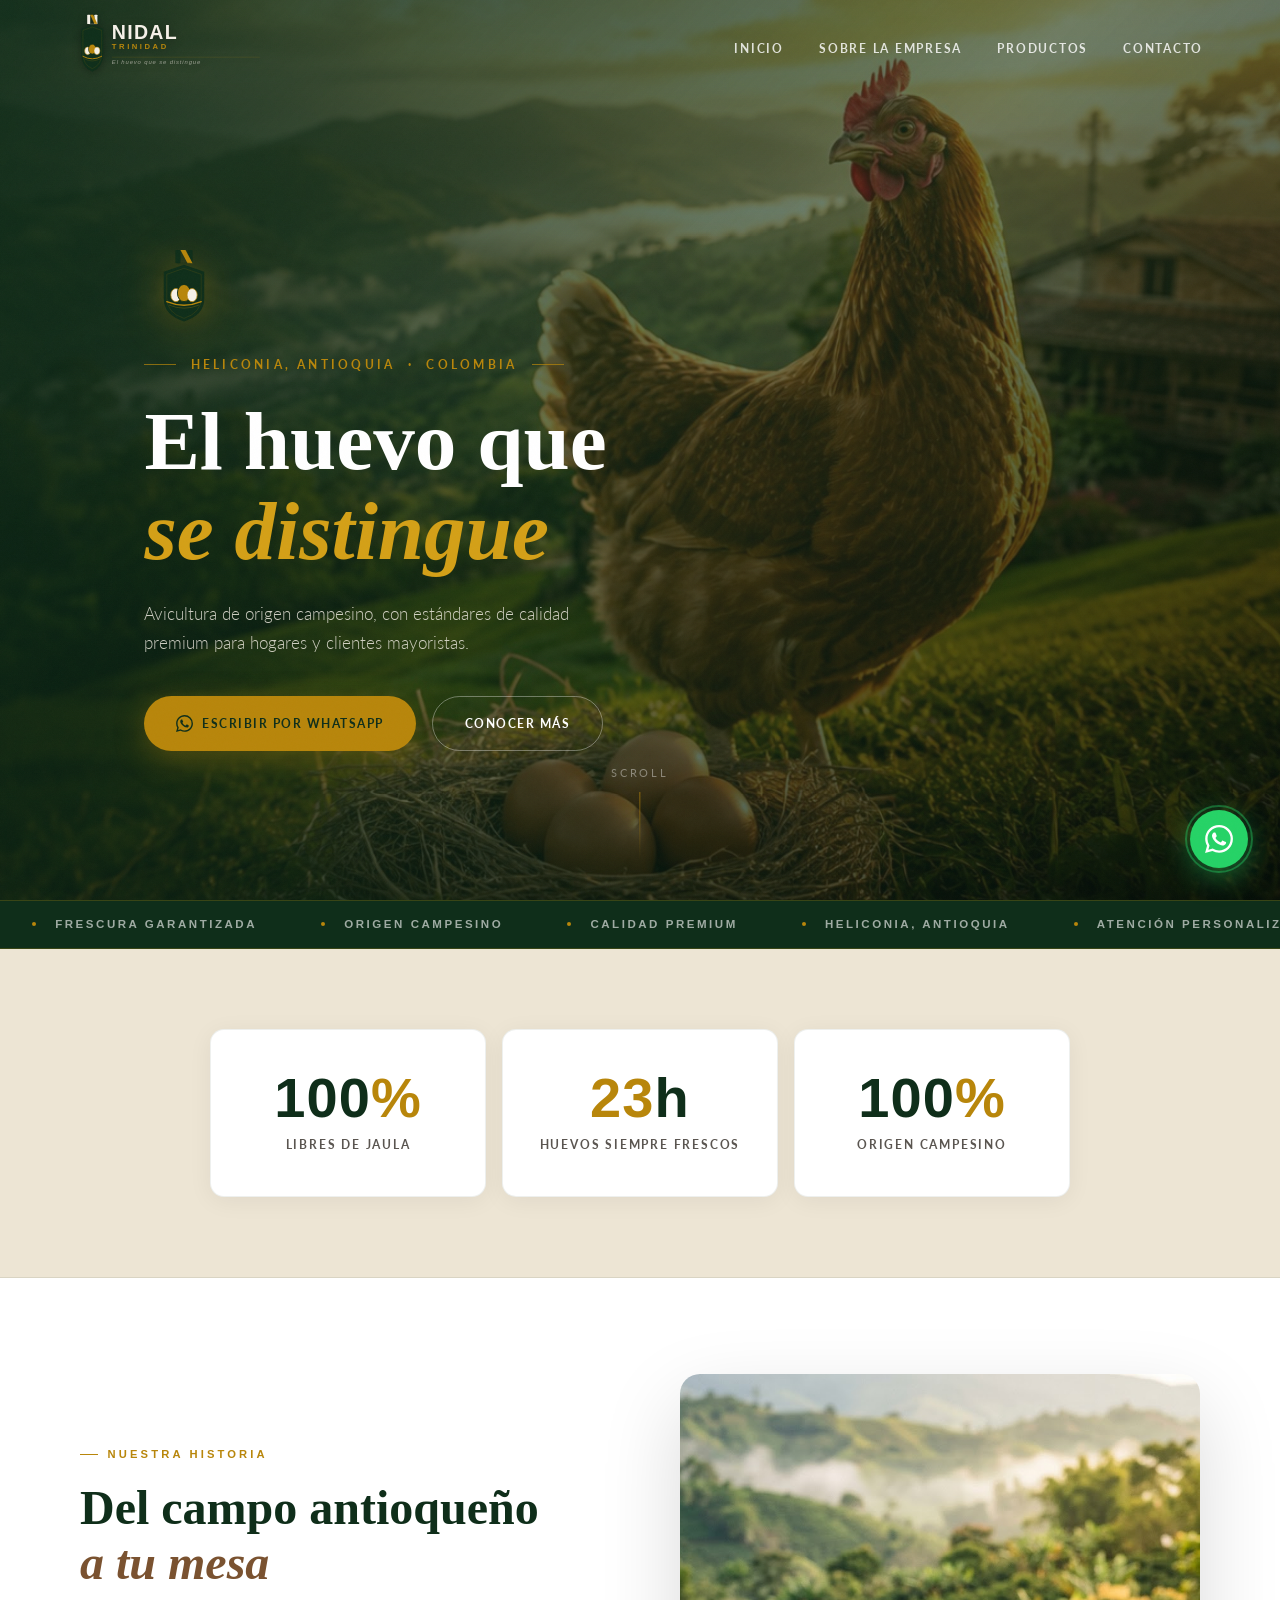
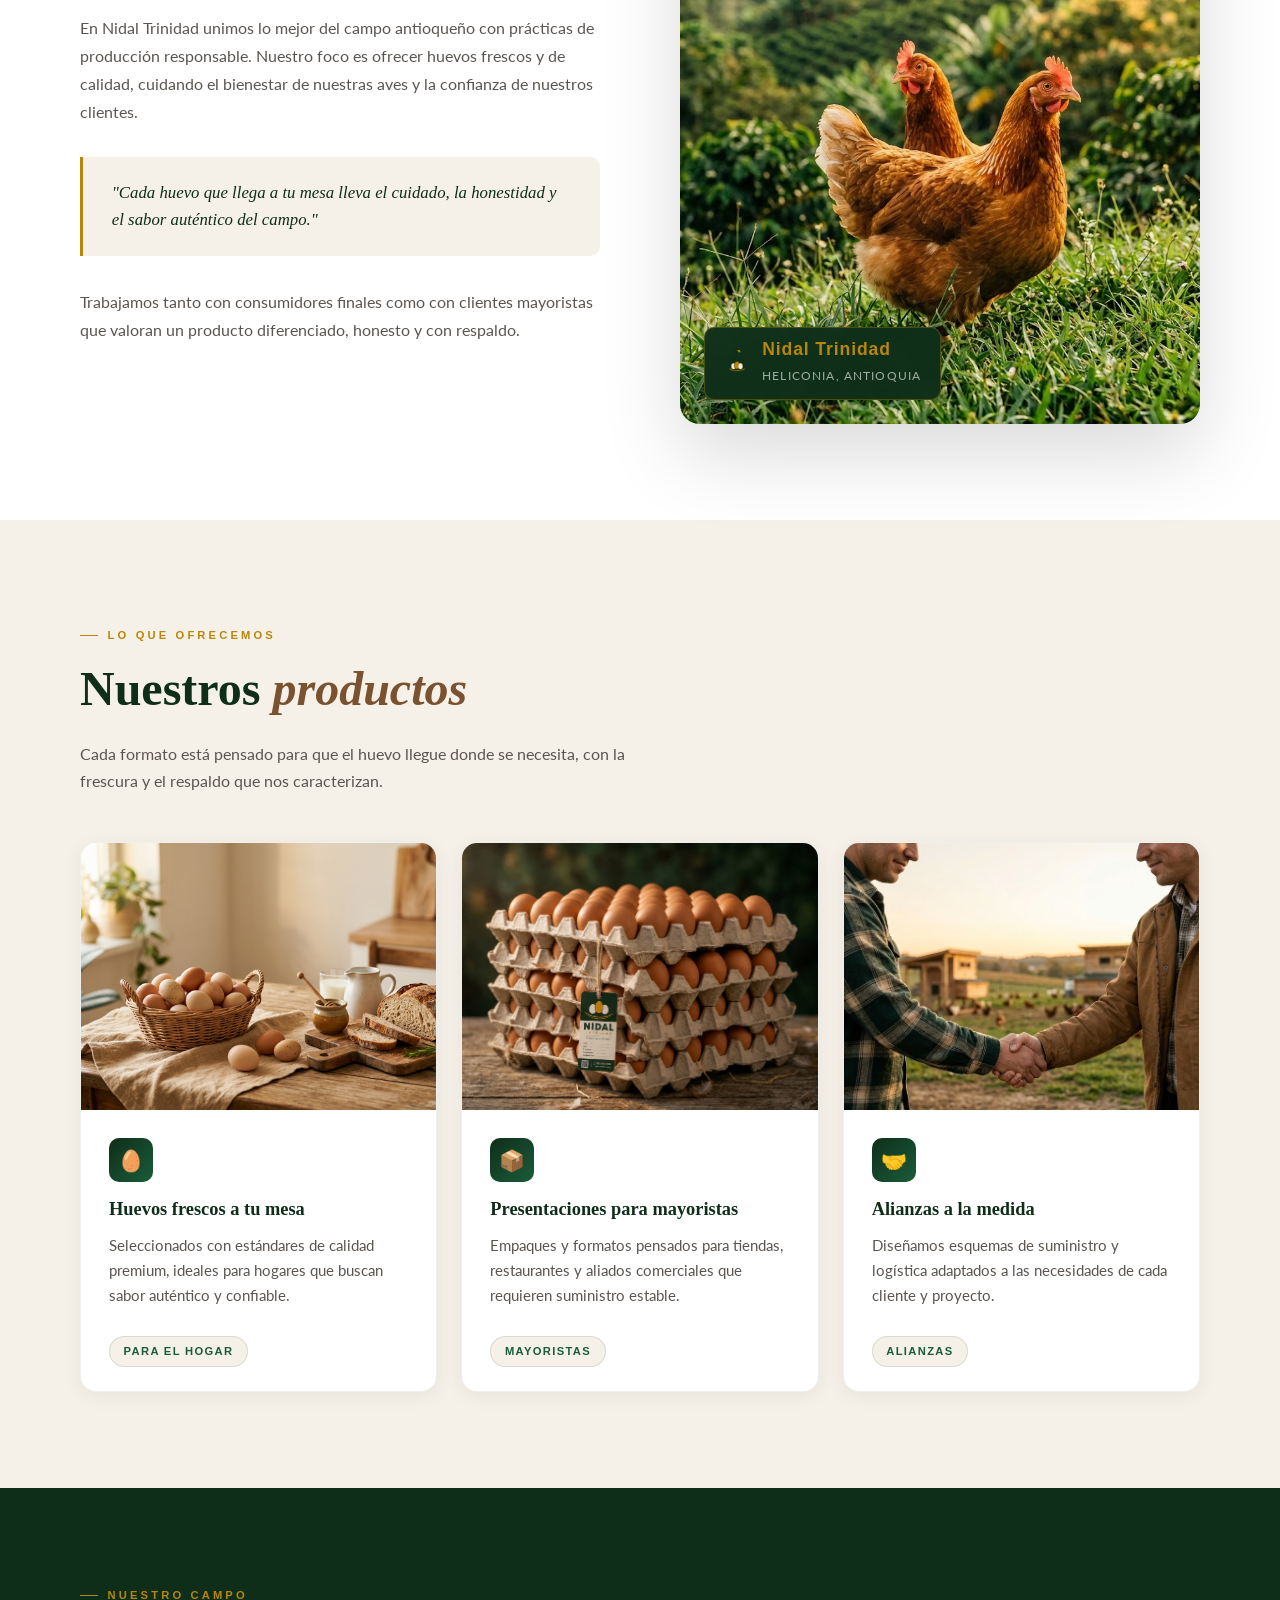
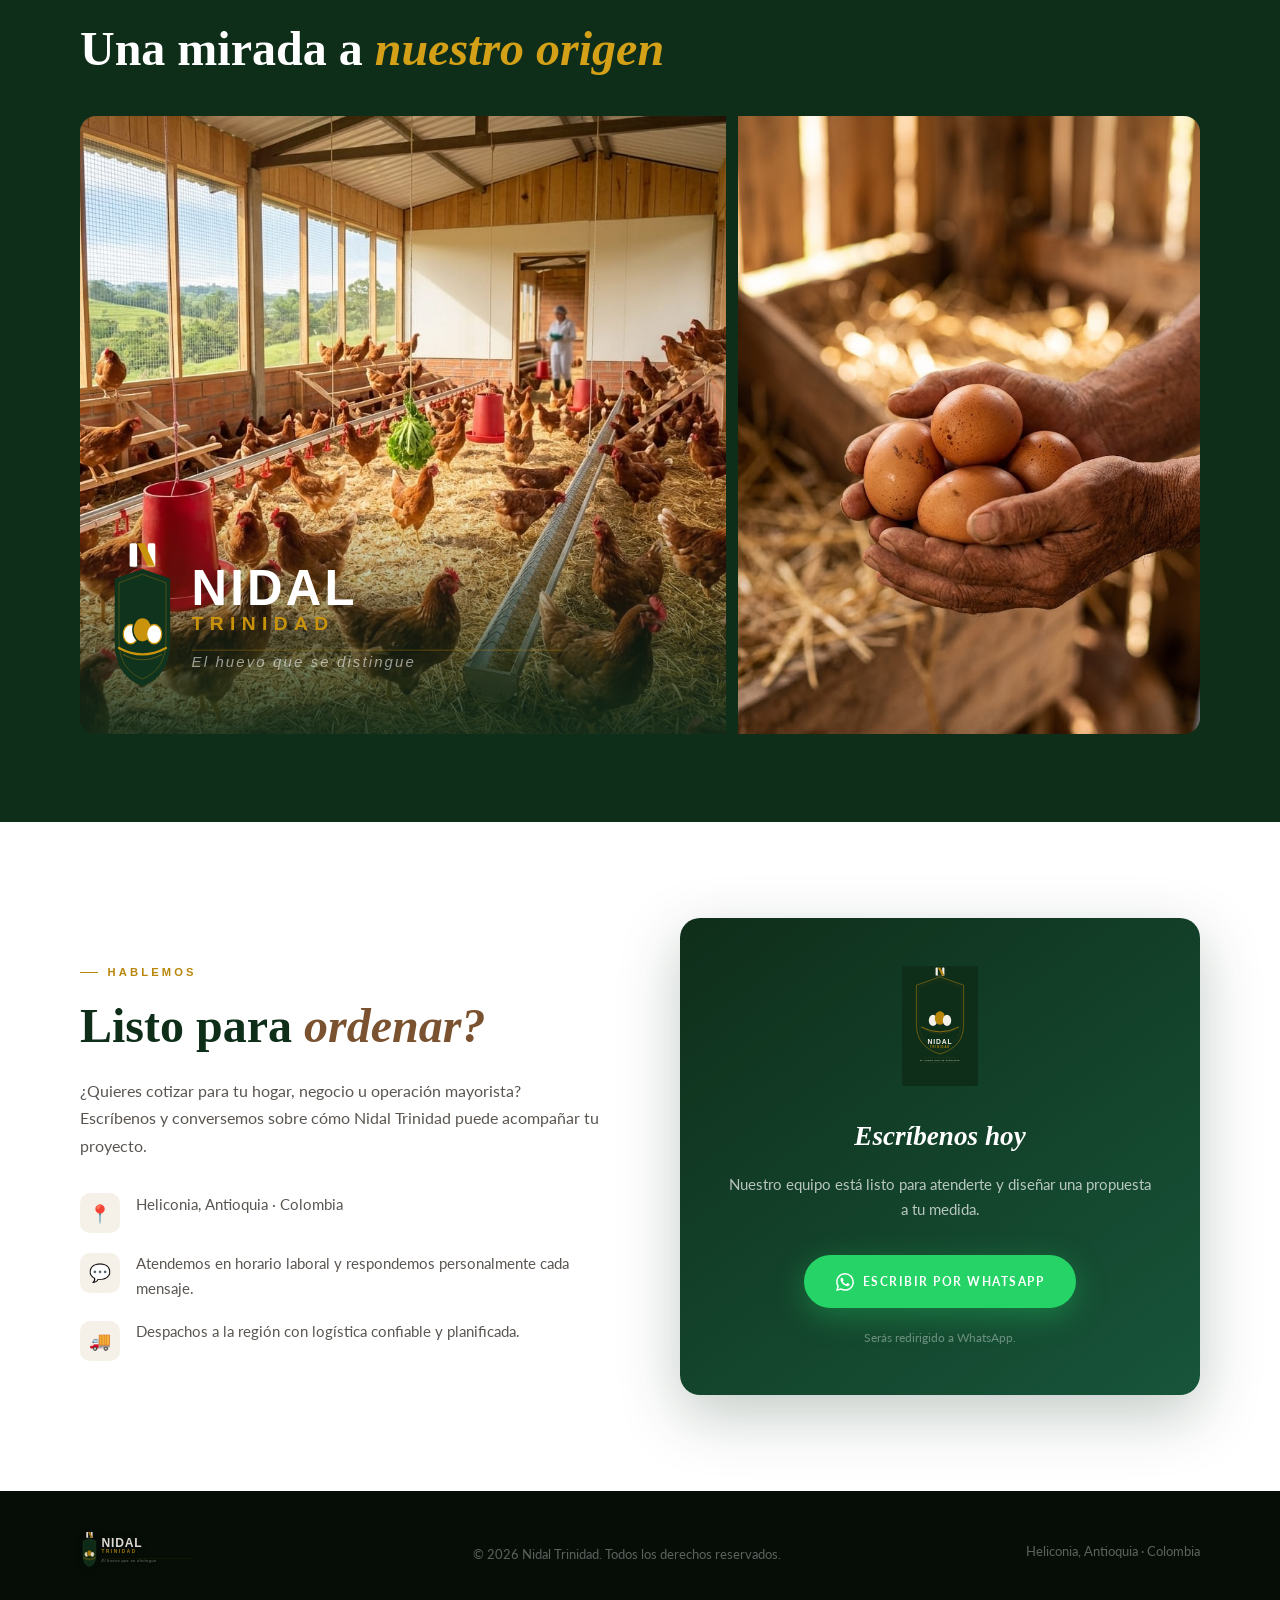
<file: index.html>
<!DOCTYPE html>
<html lang="es">
<head>
  <meta charset="UTF-8">
  <meta name="viewport" content="width=device-width, initial-scale=1.0">
  <title>Nidal Trinidad — El huevo que se distingue</title>
  <link rel="icon" href="images/favicon.svg" type="image/svg+xml">
  <link rel="preconnect" href="https://fonts.googleapis.com">
  <link rel="preconnect" href="https://fonts.gstatic.com" crossorigin>
  <link href="https://fonts.googleapis.com/css2?family=BarlowCondensed:ital,wght@0,400;0,600;0,900;1,400&family=PlayfairDisplay:ital,wght@0,400;0,600;0,700;1,400;1,600&family=Lato:ital,wght@0,300;0,400;0,700;1,300&display=swap" rel="stylesheet">
  <link rel="stylesheet" href="styles.css">
</head>
<body>

<!-- MOBILE MENU -->
<div class="mobile-menu" id="mobileMenu">
  <img src="images/logo-nav.svg" alt="Nidal Trinidad" class="mobile-logo">
  <a href="#inicio" onclick="closeMobile()">Inicio</a>
  <a href="#sobre" onclick="closeMobile()">Nosotros</a>
  <a href="#productos" onclick="closeMobile()">Productos</a>
  <a href="#contacto" onclick="closeMobile()">Contacto</a>
</div>

<!-- NAVBAR -->
<nav class="nav" id="navbar">
  <a href="#inicio" class="logo-link">
    <img src="images/logo-nav.svg" alt="Nidal Trinidad" class="logo-img">
  </a>
  <ul class="nav-links">
    <li><a href="#inicio">Inicio</a></li>
    <li><a href="#sobre">Sobre la empresa</a></li>
    <li><a href="#productos">Productos</a></li>
    <li><a href="#contacto">Contacto</a></li>
  </ul>
  <button class="hamburger" id="hamburger" onclick="toggleMobile()">
    <span></span><span></span><span></span><span></span><span></span><span></span>
  </button>
</nav>

<!-- HERO -->
<section id="inicio" class="hero">
  <div class="hero-bg" id="heroBg"></div>
  <div class="hero-overlay"></div>
  <div class="hero-content">
    <div class="hero-shield">
      <img src="images/logo-icono.svg" alt="Escudo Nidal Trinidad" class="hero-shield-img">
    </div>
    <div class="hero-eyebrow">
      <span class="eyebrow-line"></span>
      Heliconia, Antioquia &nbsp;·&nbsp; Colombia
      <span class="eyebrow-line"></span>
    </div>
    <h1>El huevo que<br><em>se distingue</em></h1>
    <p>Avicultura de origen campesino, con estándares de calidad premium para hogares y clientes mayoristas.</p>
    <div class="hero-actions">
      <a class="btn-primary" href="https://api.whatsapp.com/send?phone=573052434974&text=Hola%2C%20quiero%20m%C3%A1s%20informaci%C3%B3n%20sobre%20los%20huevos%20de%20Nidal%20Trinidad." target="_blank" rel="noopener noreferrer">
        <svg width="17" height="17" viewBox="0 0 24 24" fill="currentColor" aria-hidden="true"><path d="M17.472 14.382c-.297-.149-1.758-.867-2.03-.967-.273-.099-.471-.148-.67.15-.197.297-.767.966-.94 1.164-.173.199-.347.223-.644.075-.297-.15-1.255-.463-2.39-1.475-.883-.788-1.48-1.761-1.653-2.059-.173-.297-.018-.458.13-.606.134-.133.298-.347.446-.52.149-.174.198-.298.298-.497.099-.198.05-.371-.025-.52-.075-.149-.669-1.612-.916-2.207-.242-.579-.487-.5-.669-.51-.173-.008-.371-.01-.57-.01-.198 0-.52.074-.792.372-.272.297-1.04 1.016-1.04 2.479 0 1.462 1.065 2.875 1.213 3.074.149.198 2.096 3.2 5.077 4.487.709.306 1.262.489 1.694.625.712.227 1.36.195 1.871.118.571-.085 1.758-.719 2.006-1.413.248-.694.248-1.289.173-1.413-.074-.124-.272-.198-.57-.347m-5.421 7.403h-.004a9.87 9.87 0 01-5.031-1.378l-.361-.214-3.741.982.998-3.648-.235-.374a9.86 9.86 0 01-1.51-5.26c.001-5.45 4.436-9.884 9.888-9.884 2.64 0 5.122 1.03 6.988 2.898a9.825 9.825 0 012.893 6.994c-.003 5.45-4.437 9.884-9.885 9.884m8.413-18.297A11.815 11.815 0 0012.05 0C5.495 0 .16 5.335.157 11.892c0 2.096.547 4.142 1.588 5.945L.057 24l6.305-1.654a11.882 11.882 0 005.683 1.448h.005c6.554 0 11.89-5.335 11.893-11.893a11.821 11.821 0 00-3.48-8.413z"/></svg>
        Escribir por WhatsApp
      </a>
      <a class="btn-outline" href="#sobre">Conocer más</a>
    </div>
  </div>
  <div class="scroll-cue">Scroll</div>
</section>

<!-- TICKER -->
<div class="ticker" aria-hidden="true">
  <div class="ticker-track">
    <span class="ticker-item"><span class="dot"></span>Frescura garantizada</span>
    <span class="ticker-item"><span class="dot"></span>Origen campesino</span>
    <span class="ticker-item"><span class="dot"></span>Calidad premium</span>
    <span class="ticker-item"><span class="dot"></span>Heliconia, Antioquia</span>
    <span class="ticker-item"><span class="dot"></span>Atención personalizada</span>
    <span class="ticker-item"><span class="dot"></span>Suministro mayorista</span>
    <span class="ticker-item"><span class="dot"></span>Frescura garantizada</span>
    <span class="ticker-item"><span class="dot"></span>Origen campesino</span>
    <span class="ticker-item"><span class="dot"></span>Calidad premium</span>
    <span class="ticker-item"><span class="dot"></span>Heliconia, Antioquia</span>
    <span class="ticker-item"><span class="dot"></span>Atención personalizada</span>
    <span class="ticker-item"><span class="dot"></span>Suministro mayorista</span>
  </div>
</div>

<!-- STATS -->
<div class="stats">
  <div class="stats-grid">
    <div class="stat-item reveal">
      <div class="stat-number">100<span>%</span></div>
      <div class="stat-label">Libres de jaula</div>
    </div>
    <div class="stat-item reveal reveal-d2">
      <div class="stat-number"><span class="num" data-target="24"></span>h</div>
      <div class="stat-label">Huevos siempre frescos</div>
    </div>
    <div class="stat-item reveal reveal-d3">
      <div class="stat-number">100<span>%</span></div>
      <div class="stat-label">Origen campesino</div>
    </div>
  </div>
</div>

<!-- SOBRE -->
<section id="sobre" class="sobre">
  <div class="container sobre-grid">
    <div class="sobre-text reveal">
      <div class="section-label">Nuestra historia</div>
      <h2 class="section-title">Del campo antioqueño<br><em>a tu mesa</em></h2>
      <p>En Nidal Trinidad unimos lo mejor del campo antioqueño con prácticas de producción responsable. Nuestro foco es ofrecer huevos frescos y de calidad, cuidando el bienestar de nuestras aves y la confianza de nuestros clientes.</p>
      <blockquote class="sobre-quote">
        "Cada huevo que llega a tu mesa lleva el cuidado, la honestidad y el sabor auténtico del campo."
      </blockquote>
      <p>Trabajamos tanto con consumidores finales como con clientes mayoristas que valoran un producto diferenciado, honesto y con respaldo.</p>
    </div>

    <div class="sobre-img reveal reveal-d2">
      <img src="images/dosgallinas.jpg" alt="Granja Nidal Trinidad - Heliconia, Antioquia" loading="lazy" width="800" height="1000">
      <div class="sobre-badge">
        <img src="images/logo-icono.svg" alt="" aria-hidden="true" class="badge-icon" width="26" height="26">
        <div>
          <strong>Nidal Trinidad</strong>
          <span>Heliconia, Antioquia</span>
        </div>
      </div>
    </div>
  </div>
</section>

<!-- PRODUCTOS -->
<section id="productos" class="productos">
  <div class="container">
    <div class="section-label reveal">Lo que ofrecemos</div>
    <h2 class="section-title reveal reveal-d1">Nuestros <em>productos</em></h2>
    <p class="section-sub reveal reveal-d2">Cada formato está pensado para que el huevo llegue donde se necesita, con la frescura y el respaldo que nos caracterizan.</p>
    <div class="productos-grid">
      <article class="card reveal reveal-d1">
        <div class="card-img">
          <img src="images/Huevos-frescos-a-tu-mesa.jpg" alt="Huevos frescos para el hogar - Nidal Trinidad" loading="lazy" width="600" height="450">
        </div>
        <div class="card-body">
          <div class="card-icon">🥚</div>
          <h3>Huevos frescos a tu mesa</h3>
          <p>Seleccionados con estándares de calidad premium, ideales para hogares que buscan sabor auténtico y confiable.</p>
        </div>
        <div class="card-footer">
          <span class="card-tag">Para el hogar</span>
        </div>
      </article>
      <article class="card reveal reveal-d2">
        <div class="card-img">
          <img src="images/presentacion.jpg" alt="Huevos en presentación mayorista - Nidal Trinidad" loading="lazy" width="600" height="450">
        </div>
        <div class="card-body">
          <div class="card-icon">📦</div>
          <h3>Presentaciones para mayoristas</h3>
          <p>Empaques y formatos pensados para tiendas, restaurantes y aliados comerciales que requieren suministro estable.</p>
        </div>
        <div class="card-footer">
          <span class="card-tag">Mayoristas</span>
        </div>
      </article>
      <article class="card reveal reveal-d3">
        <div class="card-img">
          <img src="images/alianzas-a-la-medida.jpg" alt="Alianzas comerciales - Nidal Trinidad" loading="lazy" width="600" height="450">
        </div>
        <div class="card-body">
          <div class="card-icon">🤝</div>
          <h3>Alianzas a la medida</h3>
          <p>Diseñamos esquemas de suministro y logística adaptados a las necesidades de cada cliente y proyecto.</p>
        </div>
        <div class="card-footer">
          <span class="card-tag">Alianzas</span>
        </div>
      </article>
    </div>
  </div>
</section>

<!-- GALERÍA -->
<section class="galeria">
  <div class="container">
    <div class="section-label reveal">Nuestro campo</div>
    <h2 class="section-title reveal reveal-d1">Una mirada a <em>nuestro origen</em></h2>
    <div class="galeria-grid galeria-grid--duo">
      <div class="galeria-item reveal">
        <img src="images/granja.jpg" alt="Granja Nidal Trinidad - Heliconia, Antioquia" loading="lazy" width="800" height="600">
        <div class="galeria-caption">
          <img src="images/logo-nav.svg" alt="Nidal Trinidad" class="galeria-logo" width="140" height="36">
        </div>
      </div>
      <div class="galeria-item reveal reveal-d2">
        <img src="images/gallinas.jpg" alt="Aves Nidal Trinidad" loading="lazy" width="600" height="600">
      </div>
    </div>
  </div>
</section>

<!-- CONTACTO -->
<section id="contacto" class="contacto">
  <div class="container contacto-grid">
    <div class="contacto-text reveal">
      <div class="section-label">Hablemos</div>
      <h2 class="section-title">Listo para <em>ordenar?</em></h2>
      <p>¿Quieres cotizar para tu hogar, negocio u operación mayorista? Escríbenos y conversemos sobre cómo Nidal Trinidad puede acompañar tu proyecto.</p>
      <div class="contacto-info">
        <div class="info-item">
          <div class="info-icon">📍</div>
          <span>Heliconia, Antioquia · Colombia</span>
        </div>
        <div class="info-item">
          <div class="info-icon">💬</div>
          <span>Atendemos en horario laboral y respondemos personalmente cada mensaje.</span>
        </div>
        <div class="info-item">
          <div class="info-icon">🚚</div>
          <span>Despachos a la región con logística confiable y planificada.</span>
        </div>
      </div>
    </div>

    <div class="contacto-card reveal reveal-d2">
      <div class="contacto-card-inner">
        <img src="images/logo-negativo.svg" alt="Nidal Trinidad" class="contacto-logo" width="220" height="110">
        <h3>Escríbenos hoy</h3>
        <p>Nuestro equipo está listo para atenderte y diseñar una propuesta a tu medida.</p>
        <a class="btn-primary btn-wa" href="https://api.whatsapp.com/send?phone=573052434974&text=Hola%2C%20quiero%20m%C3%A1s%20informaci%C3%B3n%20sobre%20los%20huevos%20de%20Nidal%20Trinidad." target="_blank" rel="noopener noreferrer">
          <svg width="18" height="18" viewBox="0 0 24 24" fill="currentColor" aria-hidden="true"><path d="M17.472 14.382c-.297-.149-1.758-.867-2.03-.967-.273-.099-.471-.148-.67.15-.197.297-.767.966-.94 1.164-.173.199-.347.223-.644.075-.297-.15-1.255-.463-2.39-1.475-.883-.788-1.48-1.761-1.653-2.059-.173-.297-.018-.458.13-.606.134-.133.298-.347.446-.52.149-.174.198-.298.298-.497.099-.198.05-.371-.025-.52-.075-.149-.669-1.612-.916-2.207-.242-.579-.487-.5-.669-.51-.173-.008-.371-.01-.57-.01-.198 0-.52.074-.792.372-.272.297-1.04 1.016-1.04 2.479 0 1.462 1.065 2.875 1.213 3.074.149.198 2.096 3.2 5.077 4.487.709.306 1.262.489 1.694.625.712.227 1.36.195 1.871.118.571-.085 1.758-.719 2.006-1.413.248-.694.248-1.289.173-1.413-.074-.124-.272-.198-.57-.347m-5.421 7.403h-.004a9.87 9.87 0 01-5.031-1.378l-.361-.214-3.741.982.998-3.648-.235-.374a9.86 9.86 0 01-1.51-5.26c.001-5.45 4.436-9.884 9.888-9.884 2.64 0 5.122 1.03 6.988 2.898a9.825 9.825 0 012.893 6.994c-.003 5.45-4.437 9.884-9.885 9.884m8.413-18.297A11.815 11.815 0 0012.05 0C5.495 0 .16 5.335.157 11.892c0 2.096.547 4.142 1.588 5.945L.057 24l6.305-1.654a11.882 11.882 0 005.683 1.448h.005c6.554 0 11.89-5.335 11.893-11.893a11.821 11.821 0 00-3.48-8.413z"/></svg>
          Escribir por WhatsApp
        </a>
        <small>Serás redirigido a WhatsApp.</small>
      </div>
    </div>
  </div>
</section>

<!-- FOOTER -->
<footer class="footer">
  <div class="footer-inner">
    <div class="footer-brand">
      <img src="images/logo-nav.svg" alt="Nidal Trinidad" class="footer-logo-img" width="140" height="42">
    </div>
    <div class="footer-mid">
      <span class="footer-copy">© 2026 Nidal Trinidad. Todos los derechos reservados.</span>
    </div>
    <span class="footer-loc">Heliconia, Antioquia · Colombia</span>
  </div>
</footer>

<!-- FLOATING WHATSAPP -->
<a class="wa-float" href="https://api.whatsapp.com/send?phone=573052434974&text=Hola%2C%20quiero%20m%C3%A1s%20informaci%C3%B3n%20sobre%20los%20huevos%20de%20Nidal%20Trinidad." target="_blank" rel="noopener noreferrer" aria-label="Contactar por WhatsApp">
  <svg viewBox="0 0 24 24" fill="white" aria-hidden="true"><path d="M17.472 14.382c-.297-.149-1.758-.867-2.03-.967-.273-.099-.471-.148-.67.15-.197.297-.767.966-.94 1.164-.173.199-.347.223-.644.075-.297-.15-1.255-.463-2.39-1.475-.883-.788-1.48-1.761-1.653-2.059-.173-.297-.018-.458.13-.606.134-.133.298-.347.446-.52.149-.174.198-.298.298-.497.099-.198.05-.371-.025-.52-.075-.149-.669-1.612-.916-2.207-.242-.579-.487-.5-.669-.51-.173-.008-.371-.01-.57-.01-.198 0-.52.074-.792.372-.272.297-1.04 1.016-1.04 2.479 0 1.462 1.065 2.875 1.213 3.074.149.198 2.096 3.2 5.077 4.487.709.306 1.262.489 1.694.625.712.227 1.36.195 1.871.118.571-.085 1.758-.719 2.006-1.413.248-.694.248-1.289.173-1.413-.074-.124-.272-.198-.57-.347m-5.421 7.403h-.004a9.87 9.87 0 01-5.031-1.378l-.361-.214-3.741.982.998-3.648-.235-.374a9.86 9.86 0 01-1.51-5.26c.001-5.45 4.436-9.884 9.888-9.884 2.64 0 5.122 1.03 6.988 2.898a9.825 9.825 0 012.893 6.994c-.003 5.45-4.437 9.884-9.885 9.884m8.413-18.297A11.815 11.815 0 0012.05 0C5.495 0 .16 5.335.157 11.892c0 2.096.547 4.142 1.588 5.945L.057 24l6.305-1.654a11.882 11.882 0 005.683 1.448h.005c6.554 0 11.89-5.335 11.893-11.893a11.821 11.821 0 00-3.48-8.413z"/></svg>
</a>

<script>
  // NAVBAR SCROLL
  const navbar = document.getElementById('navbar');
  window.addEventListener('scroll', () => navbar.classList.toggle('scrolled', window.scrollY > 60), { passive: true });

  // PARALLAX HERO
  const heroBg = document.getElementById('heroBg');
window.addEventListener('scroll', () => {
    if (window.scrollY < window.innerHeight * 1.2) {
        if (window.innerWidth > 640)
            heroBg.style.transform = `scale(1.1) translateY(${window.scrollY * 0.22}px)`;
        else
            heroBg.style.transform = 'scale(1)';
    }
}, { passive: true });

  // MOBILE MENU
  const hamburger = document.getElementById('hamburger');
  const mobileMenu = document.getElementById('mobileMenu');
  function toggleMobile() {
    const open = mobileMenu.classList.toggle('open');
    hamburger.classList.toggle('active', open);
    document.body.style.overflow = open ? 'hidden' : '';
  }
  function closeMobile() {
    mobileMenu.classList.remove('open');
    hamburger.classList.remove('active');
    document.body.style.overflow = '';
  }

  // SCROLL REVEAL
  const io = new IntersectionObserver(entries => entries.forEach(e => {
    if (e.isIntersecting) e.target.classList.add('visible');
  }), { threshold: 0.1 });
  document.querySelectorAll('.reveal').forEach(el => io.observe(el));

  // COUNTER ANIMATION
  function countUp(el) {
    const target = +el.dataset.target;
    const dur = 1600;
    let t0 = null;
    const tick = ts => {
      if (!t0) t0 = ts;
      const p = Math.min((ts - t0) / dur, 1);
      const ease = 1 - Math.pow(1 - p, 3);
      el.textContent = Math.floor(ease * target).toLocaleString('es-CO');
      if (p < 1) requestAnimationFrame(tick);
    };
    requestAnimationFrame(tick);
  }
  const statObs = new IntersectionObserver(entries => entries.forEach(e => {
    if (e.isIntersecting) { countUp(e.target); statObs.unobserve(e.target); }
  }), { threshold: 0.5 });
  document.querySelectorAll('.num[data-target]').forEach(el => statObs.observe(el));
</script>
</body>
</html>
</file>
<file: styles.css>
/* =============================================
   NIDAL TRINIDAD — styles.css
   "Premium Campesino" — Identidad de marca
============================================= */

/* ——— VARIABLES ——— */
:root {
  --verde: #0f2e1a;
  --verde-med: #1a5c3a;
  --verde-claro: #2d7a50;
  --dorado: #b8860b;
  --dorado-claro: #d4a017;
  --crema: #f6f1e8;
  --crema-med: #ede5d4;
  --tierra: #7a5230;
  --texto: #1a1a1a;
  --texto-soft: #5a5550;
  --blanco: #ffffff;
  --radius: 14px;
  --ease: cubic-bezier(0.25, 0.46, 0.45, 0.94);
  --trans: all 0.4s var(--ease);
}

/* ——— RESET ——— */
*, *::before, *::after { margin: 0; padding: 0; box-sizing: border-box; }
html { scroll-behavior: smooth; }

body {
  font-family: 'Lato', sans-serif;
  background: var(--crema);
  color: var(--texto);
  line-height: 1.7;
  overflow-x: hidden;
}

/* Grain texture overlay */
body::before {
  content: '';
  position: fixed;
  inset: 0;
  pointer-events: none;
  z-index: 9999;
  opacity: 0.025;
  background-image: url("data:image/svg+xml,%3Csvg viewBox='0 0 512 512' xmlns='http://www.w3.org/2000/svg'%3E%3Cfilter id='n'%3E%3CfeTurbulence type='fractalNoise' baseFrequency='0.75' numOctaves='4' stitchTiles='stitch'/%3E%3C/filter%3E%3Crect width='100%25' height='100%25' filter='url(%23n)'/%3E%3C/svg%3E");
  background-size: 180px;
}

/* =============================================
   NAVBAR
============================================= */
.nav {
  position: fixed;
  top: 0; left: 0; right: 0;
  z-index: 1000;
  display: flex;
  align-items: center;
  justify-content: space-between;
  padding: 0.8rem 6%;
  transition: var(--trans);
}

.nav.scrolled {
  background: rgba(12, 35, 20, 0.97);
  backdrop-filter: blur(18px);
  box-shadow: 0 4px 40px rgba(0, 0, 0, 0.3);
}

/* Logo en navbar */
.logo-link {
  display: flex;
  align-items: center;
  text-decoration: none;
  flex-shrink: 0;
}

.logo-img {
  height: 68px;
  min-height: 68px;
  min-width: 80px;
  width: auto;
  display: block;
  filter: drop-shadow(0 1px 4px rgba(0,0,0,0.35));
}

.nav-links {
  list-style: none;
  display: flex;
  gap: 2.2rem;
}

.nav-links a {
  color: rgba(255, 255, 255, 0.82);
  text-decoration: none;
  font-size: 0.78rem;
  font-weight: 700;
  text-transform: uppercase;
  letter-spacing: 0.14em;
  transition: color 0.3s;
  position: relative;
}

.nav-links a::after {
  content: '';
  position: absolute;
  bottom: -4px; left: 0;
  width: 0; height: 1px;
  background: var(--dorado);
  transition: width 0.3s var(--ease);
}

.nav-links a:hover { color: var(--dorado); }
.nav-links a:hover::after { width: 100%; }

/* Hamburger */
.hamburger {
  display: none;
  flex-direction: column;
  gap: 5px;
  cursor: pointer;
  background: none;
  border: none;
  padding: 4px;
}

.hamburger span {
  display: block;
  width: 24px; height: 2px;
  background: var(--blanco);
  transition: var(--trans);
  border-radius: 2px;
}

.hamburger.active span:nth-child(1) { transform: translateY(7px) rotate(45deg); }
.hamburger.active span:nth-child(2) { opacity: 0; transform: scaleX(0); }
.hamburger.active span:nth-child(3) { transform: translateY(-7px) rotate(-45deg); }

/* Mobile menu */
.mobile-menu {
  display: none;
  position: fixed;
  inset: 0;
  background: var(--verde);
  z-index: 999;
  flex-direction: column;
  align-items: center;
  justify-content: center;
  gap: 2.5rem;
  opacity: 0;
  pointer-events: none;
  transition: opacity 0.4s;
}

.mobile-menu.open {
  opacity: 1;
  pointer-events: all;
}

.mobile-logo {
  height: 56px;
  min-height: 56px;
  min-width: 80px;
  width: auto;
  margin-bottom: 1rem;
}

.mobile-menu a {
  font-family: 'Playfair Display', serif;
  font-size: 2rem;
  color: var(--blanco);
  text-decoration: none;
  font-style: italic;
  transition: color 0.3s;
}

.mobile-menu a:hover { color: var(--dorado); }

/* =============================================
   HERO
============================================= */
.hero {
  position: relative;
  min-height: 100vh;
  display: flex;
  align-items: center;
  overflow: hidden;
}

.hero-bg {
  position: absolute;
  inset: 0;
  background-image: url('images/hero-bg.jpg');
  background-size: cover;
  background-position: center 30%;
  transform: scale(1.1);
  will-change: transform;
}

.hero-overlay {
  position: absolute;
  inset: 0;
  background: linear-gradient(
    135deg,
    rgba(15, 46, 26, 0.91) 0%,
    rgba(15, 46, 26, 0.60) 50%,
    rgba(5, 15, 9, 0.80) 100%
  );
}

.hero-content {
  position: relative;
  z-index: 2;
  max-width: 700px;
  padding: 0 6%;
  margin-top: 100px;
}

.hero-shield {
  margin-bottom: 1.2rem;
  opacity: 0;
  animation: fadeUp 0.7s 0.2s var(--ease) forwards;
}

.hero-shield-img {
  height: 80px;
  min-height: 80px;
  min-width: 80px;
  width: auto;
  filter: drop-shadow(0 4px 20px rgba(184,134,11,0.4));
}

.hero-eyebrow {
  display: flex;
  align-items: center;
  gap: 0.9rem;
  font-size: 0.72rem;
  font-weight: 700;
  text-transform: uppercase;
  letter-spacing: 0.28em;
  color: var(--dorado);
  margin-bottom: 1.4rem;
  opacity: 0;
  animation: fadeUp 0.8s 0.4s var(--ease) forwards;
}

.eyebrow-line {
  flex: 1;
  max-width: 32px;
  height: 1px;
  background: var(--dorado);
  opacity: 0.7;
}

.hero h1 {
  font-family: 'Playfair Display', serif;
  font-size: clamp(2.8rem, 6.5vw, 5.2rem);
  line-height: 1.08;
  color: var(--blanco);
  margin-bottom: 1.4rem;
  opacity: 0;
  animation: fadeUp 0.8s 0.55s var(--ease) forwards;
}

.hero h1 em {
  font-style: italic;
  color: var(--dorado-claro);
}

.hero p {
  font-size: 1.08rem;
  font-weight: 300;
  color: rgba(246, 241, 232, 0.82);
  max-width: 480px;
  margin-bottom: 2.4rem;
  opacity: 0;
  animation: fadeUp 0.8s 0.7s var(--ease) forwards;
}

.hero-actions {
  display: flex;
  gap: 1rem;
  flex-wrap: wrap;
  opacity: 0;
  animation: fadeUp 0.8s 0.88s var(--ease) forwards;
}

.scroll-cue {
  position: absolute;
  bottom: 2.5rem;
  left: 50%;
  transform: translateX(-50%);
  display: flex;
  flex-direction: column;
  align-items: center;
  gap: 0.6rem;
  font-size: 0.68rem;
  letter-spacing: 0.25em;
  text-transform: uppercase;
  color: rgba(255, 255, 255, 0.4);
  opacity: 0;
  animation: fadeIn 1s 1.6s forwards;
}

.scroll-cue::after {
  content: '';
  width: 1px;
  height: 68px;
  background: linear-gradient(to bottom, rgba(184,134,11,0.7), transparent);
  animation: scrollLine 2s ease-in-out infinite;
}

/* =============================================
   BUTTONS
============================================= */
.btn-primary {
  display: inline-flex;
  align-items: center;
  gap: 0.55rem;
  padding: 1rem 2rem;
  border-radius: 999px;
  background: var(--dorado);
  color: var(--verde);
  text-decoration: none;
  font-weight: 700;
  font-size: 0.78rem;
  text-transform: uppercase;
  letter-spacing: 0.12em;
  box-shadow: 0 8px 30px rgba(184,134,11,0.35);
  transition: var(--trans);
}

.btn-primary:hover {
  background: var(--dorado-claro);
  transform: translateY(-3px);
  box-shadow: 0 14px 40px rgba(184,134,11,0.45);
}

.btn-outline {
  display: inline-flex;
  align-items: center;
  gap: 0.55rem;
  padding: 1rem 2rem;
  border-radius: 999px;
  background: transparent;
  color: var(--blanco);
  text-decoration: none;
  font-weight: 700;
  font-size: 0.78rem;
  text-transform: uppercase;
  letter-spacing: 0.12em;
  border: 1.5px solid rgba(255,255,255,0.35);
  transition: var(--trans);
}

.btn-outline:hover {
  border-color: var(--dorado);
  color: var(--dorado);
  transform: translateY(-3px);
}

.btn-wa {
  background: #25D366;
  color: #fff;
  box-shadow: 0 8px 30px rgba(37,211,102,0.35);
}

.btn-wa:hover {
  background: #1ebe5a;
  color: #fff;
  box-shadow: 0 14px 40px rgba(37,211,102,0.45);
}

/* =============================================
   TICKER
============================================= */
.ticker {
  background: var(--verde);
  padding: 0.85rem 0;
  overflow: hidden;
  border-top: 1px solid rgba(184,134,11,0.25);
  border-bottom: 1px solid rgba(184,134,11,0.25);
}

.ticker-track {
  display: flex;
  white-space: nowrap;
  animation: ticker 30s linear infinite;
}

.ticker-item {
  display: inline-flex;
  align-items: center;
  gap: 1.2rem;
  padding: 0 2rem;
  font-size: 0.72rem;
  font-weight: 700;
  text-transform: uppercase;
  letter-spacing: 0.22em;
  color: rgba(255,255,255,0.6);
  font-family: 'Barlow Condensed', sans-serif;
}

.ticker-item .dot {
  width: 4px; height: 4px;
  border-radius: 50%;
  background: var(--dorado);
  flex-shrink: 0;
}

/* =============================================
   STATS
============================================= */
.stats {
  background: var(--crema-med);
  padding: 5rem 6%;
  border-bottom: 1px solid rgba(15,46,26,0.09);
}

.stats-grid {
  max-width: 860px;
  margin: 0 auto;
  display: grid;
  grid-template-columns: repeat(3, 1fr);
  gap: 1rem;
}

.stat-item {
  text-align: center;
  padding: 2.5rem 1.5rem;
  border-radius: var(--radius);
  background: var(--blanco);
  box-shadow: 0 4px 24px rgba(0,0,0,0.06);
  border: 1px solid rgba(15,46,26,0.07);
}

.stat-number {
  font-family: 'Barlow Condensed', sans-serif;
  font-size: 3.5rem;
  font-weight: 900;
  color: var(--verde);
  line-height: 1;
  margin-bottom: 0.6rem;
  letter-spacing: 0.02em;
}

.stat-number span { color: var(--dorado); }

.stat-label {
  font-size: 0.75rem;
  font-weight: 700;
  text-transform: uppercase;
  letter-spacing: 0.15em;
  color: var(--texto-soft);
}

/* =============================================
   SECTION SHARED
============================================= */
section { padding: 6rem 6%; }
.container { max-width: 1120px; margin: 0 auto; }

.section-label {
  display: inline-flex;
  align-items: center;
  gap: 0.6rem;
  font-size: 0.7rem;
  font-weight: 700;
  text-transform: uppercase;
  letter-spacing: 0.28em;
  color: var(--dorado);
  margin-bottom: 1rem;
  font-family: 'Barlow Condensed', sans-serif;
}

.section-label::before {
  content: '';
  width: 18px; height: 1px;
  background: var(--dorado);
}

.section-title {
  font-family: 'Playfair Display', serif;
  font-size: clamp(2rem, 4vw, 3rem);
  color: var(--verde);
  line-height: 1.15;
  margin-bottom: 1.5rem;
}

.section-title em {
  font-style: italic;
  color: var(--tierra);
}

.section-sub {
  color: var(--texto-soft);
  font-size: 1rem;
  max-width: 560px;
  margin-bottom: 3rem;
}

/* =============================================
   SOBRE
============================================= */
.sobre { background: var(--blanco); }

.sobre-grid {
  display: grid;
  grid-template-columns: 1fr 1fr;
  gap: 5rem;
  align-items: center;
}

.sobre-text p {
  color: var(--texto-soft);
  margin-bottom: 1.2rem;
  font-size: 1.02rem;
}

.sobre-quote {
  margin: 2rem 0;
  padding: 1.4rem 1.8rem;
  border-left: 3px solid var(--dorado);
  background: var(--crema);
  font-family: 'Playfair Display', serif;
  font-style: italic;
  font-size: 1.05rem;
  color: var(--verde);
  border-radius: 0 10px 10px 0;
  line-height: 1.6;
}

.sobre-logo-wrap {
  margin-top: 2.5rem;
  padding-top: 2rem;
  border-top: 1px solid rgba(15,46,26,0.1);
  display: none;
}

.sobre-logo {
  height: 70px;
  min-height: 70px;
  min-width: 160px;
  width: auto;
  opacity: 0.55;
  transition: opacity 0.3s;
}

.sobre-logo:hover { opacity: 0.85; }

.sobre-img {
  position: relative;
  border-radius: 20px;
  overflow: hidden;
  aspect-ratio: 4 / 5;
  box-shadow: 0 30px 80px rgba(0,0,0,0.15);
}

.sobre-img img {
  width: 100%; height: 100%;
  object-fit: cover;
  transition: transform 0.9s var(--ease);
  display: block;
}

.sobre-img:hover img { transform: scale(1.04); }

.sobre-badge {
  position: absolute;
  bottom: 1.5rem; left: 1.5rem;
  background: rgba(15, 46, 26, 0.96);
  backdrop-filter: blur(8px);
  color: var(--blanco);
  padding: 0.7rem 1.2rem;
  border-radius: 10px;
  border: 1px solid rgba(184,134,11,0.35);
  display: flex;
  align-items: center;
  gap: 0.75rem;
  max-width: calc(100% - 3rem);
}

/* ✅ CORRECCIÓN PRINCIPAL: tamaño fijo para que el SVG no se expanda */
.badge-icon {
  height: 26px;
  width: 26px;
  min-height: 26px;
  min-width: 26px;
  max-width: 26px;
  max-height: 26px;
  flex-shrink: 0;
  object-fit: contain;
  display: block;
}

.sobre-badge strong {
  display: block;
  font-family: 'Barlow Condensed', sans-serif;
  font-size: 1.1rem;
  color: var(--dorado);
  font-weight: 900;
  letter-spacing: 0.05em;
  line-height: 1.2;
}

.sobre-badge span {
  font-size: 0.72rem;
  color: rgba(255,255,255,0.6);
  text-transform: uppercase;
  letter-spacing: 0.1em;
}

/* =============================================
   PRODUCTOS
============================================= */
.productos { background: var(--crema); }

.productos-grid {
  display: grid;
  grid-template-columns: repeat(3, 1fr);
  gap: 1.5rem;
}

.card {
  background: var(--blanco);
  border-radius: 16px;
  overflow: hidden;
  box-shadow: 0 4px 20px rgba(0,0,0,0.06);
  border: 1px solid rgba(15,46,26,0.07);
  transition: var(--trans);
  display: flex;
  flex-direction: column;
}

.card:hover {
  transform: translateY(-7px);
  box-shadow: 0 24px 60px rgba(0,0,0,0.13);
}

.card-img {
  aspect-ratio: 4 / 3;
  overflow: hidden;
}

.card-img img {
  width: 100%; height: 100%;
  object-fit: cover;
  display: block;
  transition: transform 0.7s var(--ease);
}

.card:hover .card-img img { transform: scale(1.06); }

.card-body {
  padding: 1.75rem 1.75rem 0.5rem;
  flex: 1;
}

.card-icon {
  width: 44px; height: 44px;
  border-radius: 10px;
  background: linear-gradient(135deg, var(--verde), var(--verde-med));
  display: flex;
  align-items: center;
  justify-content: center;
  font-size: 1.3rem;
  margin-bottom: 1rem;
}

.card-body h3 {
  font-family: 'Playfair Display', serif;
  font-size: 1.15rem;
  color: var(--verde);
  margin-bottom: 0.7rem;
  line-height: 1.3;
}

.card-body p {
  color: var(--texto-soft);
  font-size: 0.92rem;
  line-height: 1.7;
}

.card-footer {
  padding: 1.2rem 1.75rem 1.5rem;
}

.card-tag {
  display: inline-block;
  padding: 0.3rem 0.85rem;
  background: var(--crema);
  color: var(--verde-med);
  border-radius: 999px;
  font-size: 0.7rem;
  font-weight: 700;
  text-transform: uppercase;
  letter-spacing: 0.12em;
  border: 1px solid rgba(15,46,26,0.12);
  font-family: 'Barlow Condensed', sans-serif;
}

/* =============================================
   GALERÍA
============================================= */
.galeria {
  background: var(--verde);
  padding: 5.5rem 6%;
}

.galeria .section-label { color: var(--dorado); }
.galeria .section-title { color: var(--blanco); }
.galeria .section-title em { color: var(--dorado-claro); }

.galeria-grid {
  display: grid;
  grid-template-columns: 2fr 1fr 1fr;
  grid-template-rows: 1fr 1fr;
  gap: 0.75rem;
  margin-top: 2.5rem;
  border-radius: 16px;
  overflow: hidden;
}

.galeria-item {
  overflow: hidden;
  cursor: pointer;
  min-height: 180px;
  position: relative;
}

.galeria-main { grid-row: 1 / 3; }

.galeria-item img {
  width: 100%; height: 100%;
  object-fit: cover;
  display: block;
  transition: transform 0.7s var(--ease);
}

.galeria-item:hover img { transform: scale(1.06); }

.galeria-caption {
  position: absolute;
  bottom: 0; left: 0; right: 0;
  padding: 2rem 1.5rem 1.5rem;
  background: linear-gradient(to top, rgba(15,46,26,0.85), transparent);
  display: flex;
  align-items: flex-end;
}

.galeria-logo {
  height: 40px;
  min-height: 40px;
  min-width: 120px;
  width: auto;
  filter: brightness(1.1);
}

/* Galería de dos columnas (granja + gallinas) */
.galeria-grid--duo {
  grid-template-columns: 1.4fr 1fr;
  grid-template-rows: 1fr;
}

.galeria-grid--duo .galeria-item {
  min-height: 380px;
}

/* =============================================
   CONTACTO
============================================= */
.contacto { background: var(--blanco); }

.contacto-grid {
  display: grid;
  grid-template-columns: 1fr 1fr;
  gap: 5rem;
  align-items: center;
}

.contacto-text p {
  color: var(--texto-soft);
  font-size: 1.02rem;
  margin-bottom: 1rem;
}

.contacto-info {
  margin-top: 2rem;
  display: flex;
  flex-direction: column;
  gap: 1.1rem;
}

.info-item {
  display: flex;
  align-items: flex-start;
  gap: 1rem;
  color: var(--texto-soft);
  font-size: 0.93rem;
}

.info-icon {
  width: 40px; height: 40px;
  flex-shrink: 0;
  border-radius: 10px;
  background: var(--crema);
  display: flex;
  align-items: center;
  justify-content: center;
  font-size: 1.1rem;
  margin-top: 0.1rem;
}

.contacto-card {
  border-radius: 20px;
  overflow: hidden;
  background: linear-gradient(145deg, var(--verde), #17553a);
  box-shadow: 0 20px 60px rgba(15,46,26,0.25);
}

.contacto-card-inner {
  padding: 3rem;
  text-align: center;
}

/* Logo negativo en la tarjeta de contacto */
.contacto-logo {
  height: 120px;
  min-height: 120px;
  min-width: 200px;
  width: auto;
  margin-bottom: 1.2rem;
}

.contacto-card-inner h3 {
  font-family: 'Playfair Display', serif;
  font-size: 1.7rem;
  font-style: italic;
  color: var(--blanco);
  margin-bottom: 0.8rem;
}

.contacto-card-inner p {
  color: rgba(255,255,255,0.7);
  font-size: 0.95rem;
  margin-bottom: 2rem;
}

.contacto-card-inner small {
  display: block;
  margin-top: 1.2rem;
  font-size: 0.72rem;
  color: rgba(255,255,255,0.38);
}

/* =============================================
   FOOTER
============================================= */
.footer {
  background: #060d07;
  padding: 2.5rem 6%;
}

.footer-inner {
  max-width: 1120px;
  margin: 0 auto;
  display: flex;
  justify-content: space-between;
  align-items: center;
  flex-wrap: wrap;
  gap: 1.2rem;
}

.footer-brand { display: flex; align-items: center; }

.footer-logo-img {
  height: 42px;
  min-height: 42px;
  min-width: 100px;
  width: auto;
  opacity: 0.9;
  filter: drop-shadow(0 1px 4px rgba(0,0,0,0.4));
}

.footer-copy,
.footer-loc {
  font-size: 0.8rem;
  color: rgba(255,255,255,0.35);
}

.footer-mid { text-align: center; }

/* =============================================
   FLOATING WHATSAPP
============================================= */
.wa-float {
  position: fixed;
  bottom: 2rem; right: 2rem;
  z-index: 998;
  width: 58px; height: 58px;
  border-radius: 50%;
  background: #25D366;
  display: flex;
  align-items: center;
  justify-content: center;
  text-decoration: none;
  box-shadow: 0 8px 30px rgba(37,211,102,0.45);
  transition: var(--trans);
}

.wa-float:hover {
  transform: scale(1.12);
  box-shadow: 0 14px 45px rgba(37,211,102,0.6);
}

.wa-float::before {
  content: '';
  position: absolute;
  inset: -5px;
  border-radius: 50%;
  border: 2px solid rgba(37,211,102,0.4);
  animation: pulse 2.2s ease-out infinite;
}

.wa-float svg { width: 28px; height: 28px; }

/* =============================================
   SCROLL REVEAL
============================================= */
.reveal {
  opacity: 0;
  transform: translateY(28px);
  transition: opacity 0.7s var(--ease), transform 0.7s var(--ease);
}

.reveal.visible { opacity: 1; transform: translateY(0); }
.reveal-d1 { transition-delay: 0.1s; }
.reveal-d2 { transition-delay: 0.2s; }
.reveal-d3 { transition-delay: 0.32s; }
.reveal-d4 { transition-delay: 0.44s; }

/* =============================================
   KEYFRAMES
============================================= */
@keyframes fadeUp {
  from { opacity: 0; transform: translateY(26px); }
  to { opacity: 1; transform: translateY(0); }
}

@keyframes fadeIn {
  from { opacity: 0; }
  to { opacity: 1; }
}

@keyframes ticker {
  from { transform: translateX(0); }
  to { transform: translateX(-50%); }
}

@keyframes pulse {
  0% { opacity: 0.9; transform: scale(1); }
  100% { opacity: 0; transform: scale(1.65); }
}

@keyframes scrollLine {
  0% { transform: scaleY(0); transform-origin: top; opacity: 1; }
  50% { transform: scaleY(1); transform-origin: top; opacity: 1; }
  100% { transform: scaleY(1); transform-origin: bottom; opacity: 0; }
}

/* =============================================
   RESPONSIVE
============================================= */
@media (max-width: 960px) {
  .sobre-grid,
  .contacto-grid {
    grid-template-columns: 1fr;
    gap: 3rem;
  }

  .sobre-img { aspect-ratio: 16 / 9; }

  .productos-grid {
    grid-template-columns: 1fr;
    max-width: 460px;
    margin: 0 auto;
  }

  .stats-grid { grid-template-columns: repeat(3, 1fr); }

  .galeria-grid {
    grid-template-columns: 1fr 1fr;
    grid-template-rows: auto;
  }

  .galeria-main {
    grid-column: 1 / -1;
    grid-row: auto;
  }
}

@media (max-width: 640px) {
  section { padding: 4rem 5%; }

  .nav-links { display: none; }
  .hamburger { display: flex; }
  .mobile-menu { display: flex; }

  .logo-img { height: 40px; }

  .stats-grid { grid-template-columns: 1fr; }
  .stat-item { padding: 1.8rem 1.5rem; }

  .galeria-grid { grid-template-columns: 1fr; }
  .galeria-main { grid-column: auto; }

  .footer-inner {
    flex-direction: column;
    text-align: center;
  }

  .footer-mid { order: 2; }
  .footer-loc { order: 3; }

  .hero-actions { flex-direction: column; align-items: flex-start; }
  .contacto-card-inner { padding: 2rem; 
   }

  .hero-bg {
  transform: scale(1) !important;
  background-position: center top !important;
  background-attachment: scroll !important;
}

  .sobre-badge {
  position: relative;
  bottom: auto;
  left: auto;
  margin-top: 1rem;
  border-radius: 10px;
  width: 100%;
  max-width: 100%;
  box-sizing: border-box;
}

.sobre-img {
  overflow: visible; }
}
</file>
